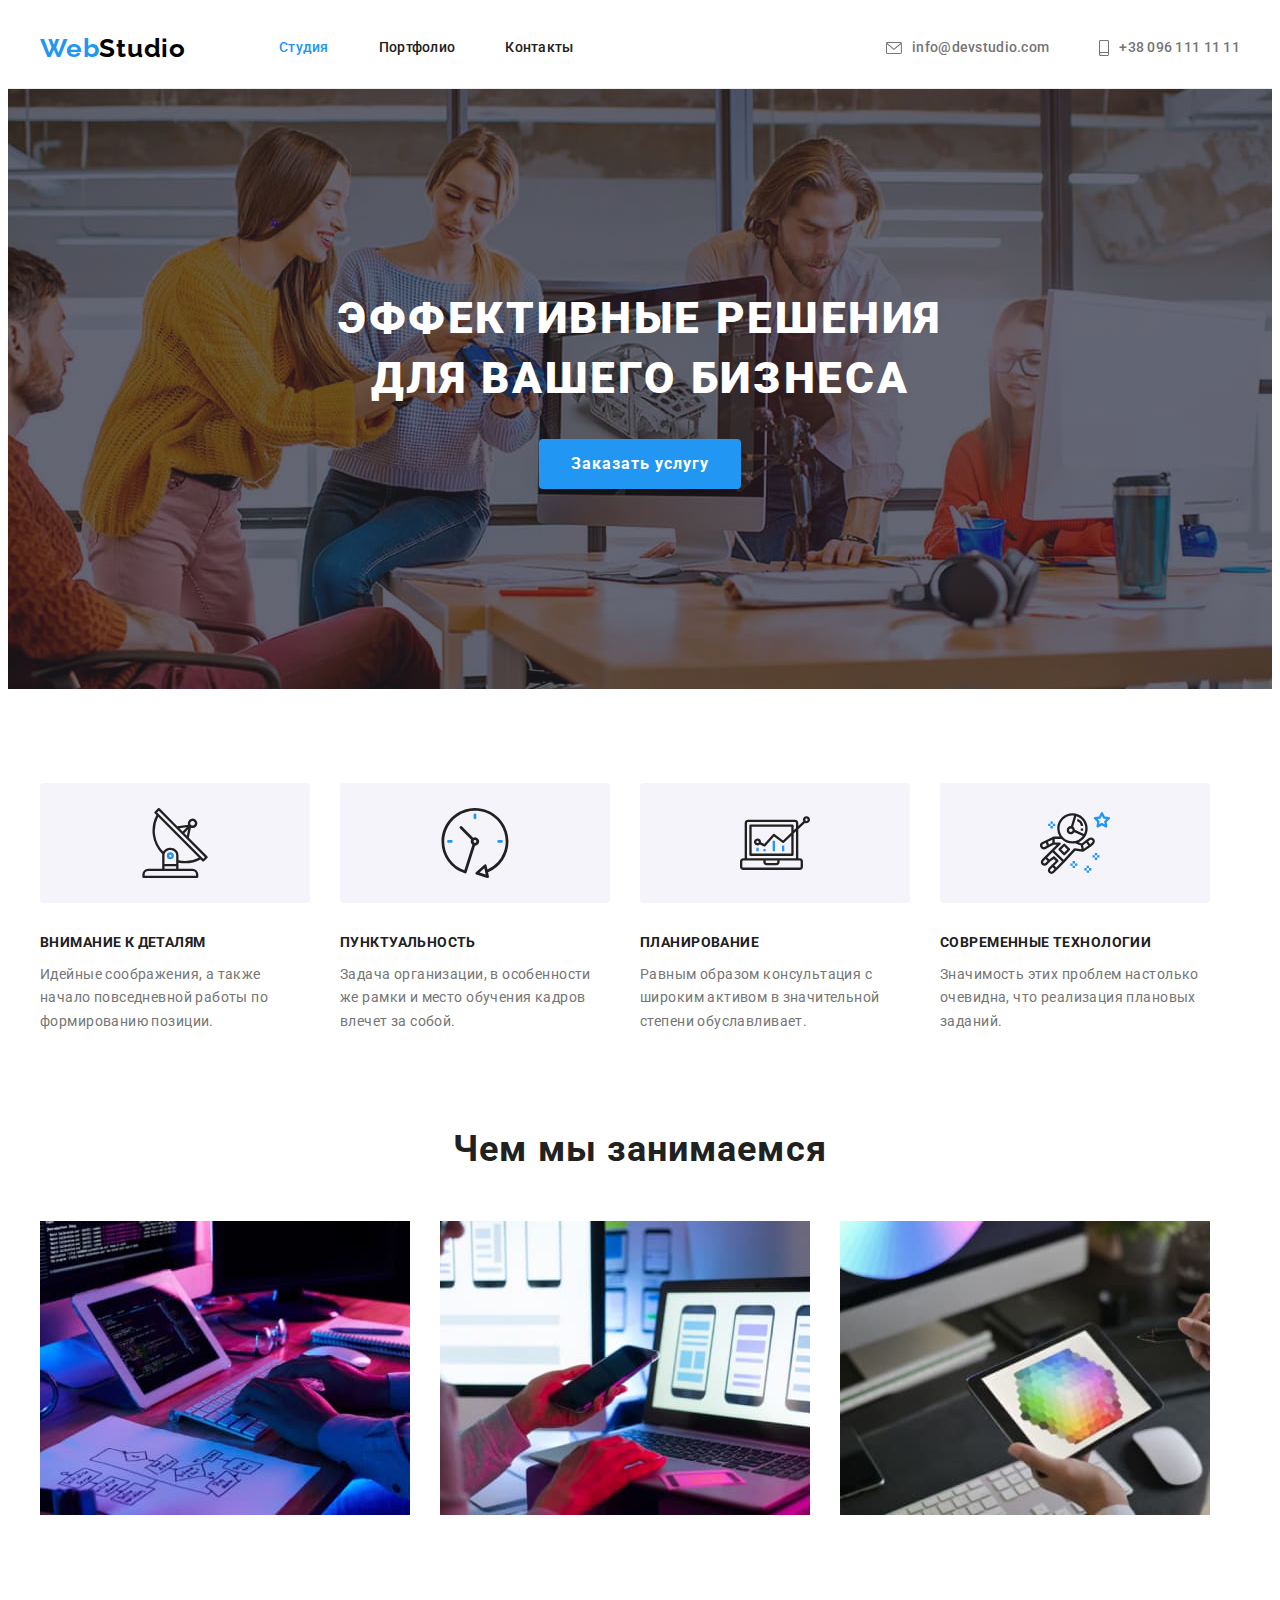
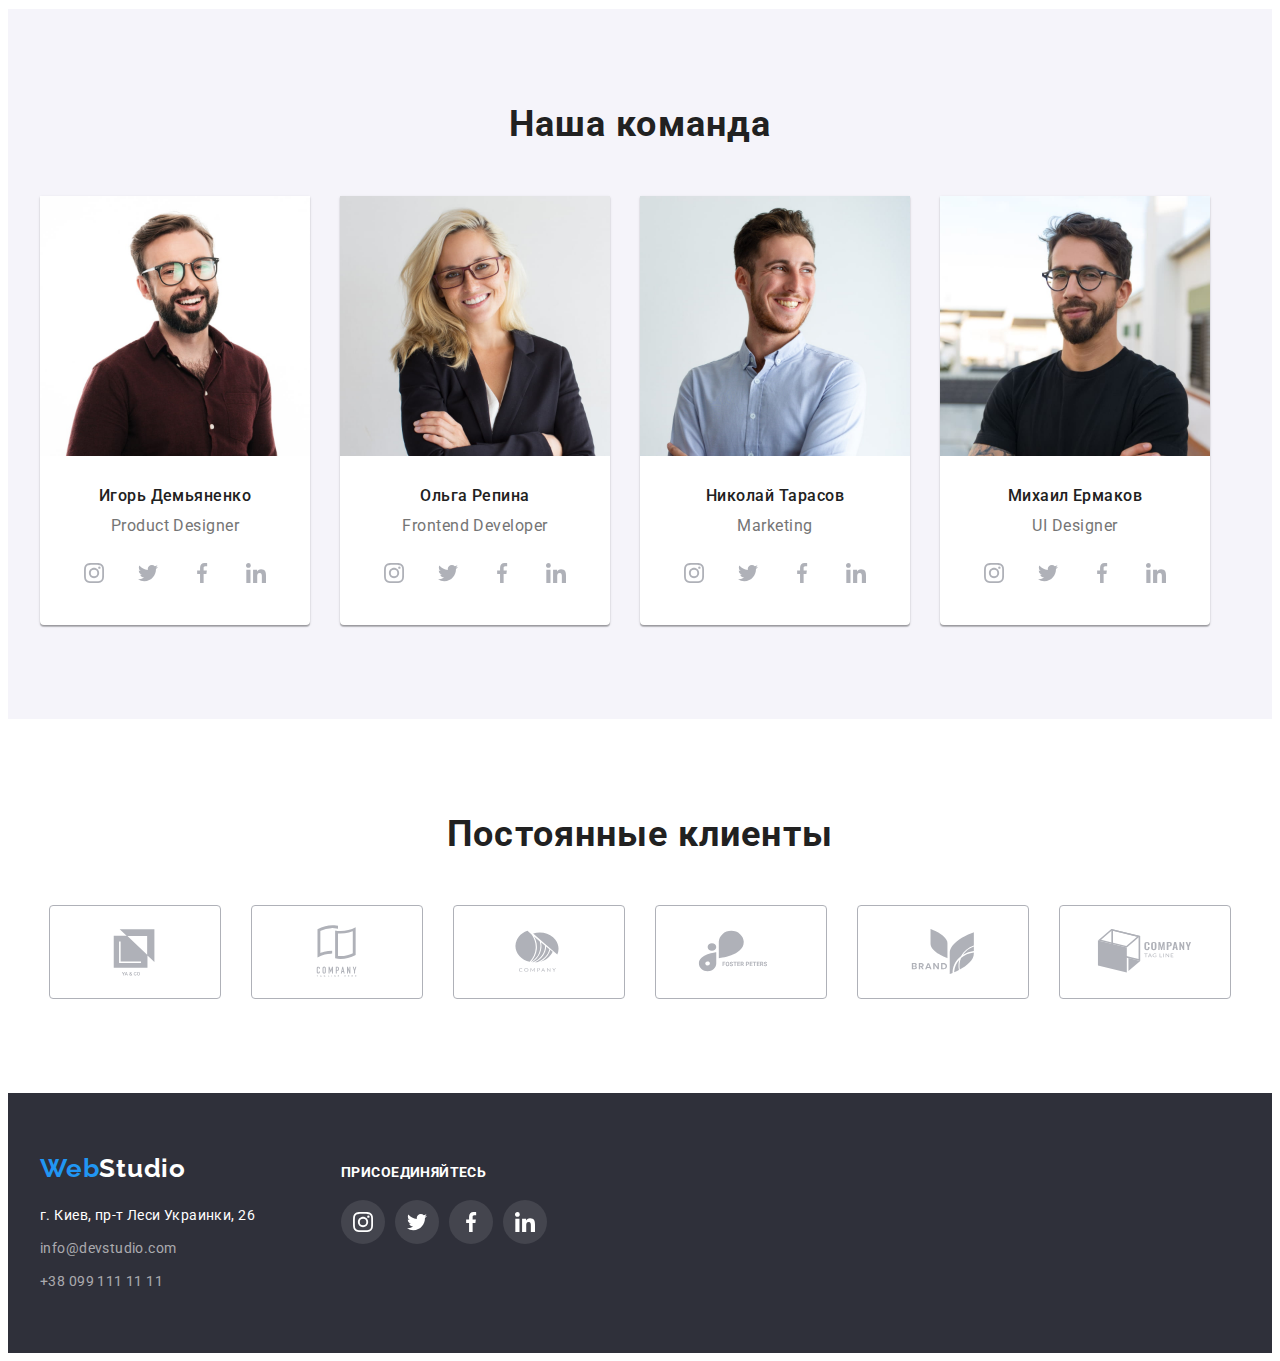
<file: index.html>
<!DOCTYPE html>
<html lang="ru">
  <head>
    <meta charset="UTF-8" />
    <meta http-equiv="X-UA-Compatible" content="IE=edge" />
    <meta name="viewport" content="width=device-width, initial-scale=1.0" />
    <title>WebStudio</title>
    <link rel="preconnect" href="https://fonts.googleapis.com" />
    <link rel="preconnect" href="https://fonts.gstatic.com" crossorigin />
    <link
      href="https://fonts.googleapis.com/css2?family=Raleway:wght@700&family=Roboto:wght@400;500;700;900&display=swap"
      rel="stylesheet"
    />
    <link
      rel="stylesheet"
      href="https://cdnjs.cloudflare.com/ajax/libs/modern-normalize/1.1.0/modern-normalize.min.css"
      integrity="sha512-wpPYUAdjBVSE4KJnH1VR1HeZfpl1ub8YT/NKx4PuQ5NmX2tKuGu6U/JRp5y+Y8XG2tV+wKQpNHVUX03MfMFn9Q=="
      crossorigin="anonymous"
      referrerpolicy="no-referrer"
    />
    <link rel="stylesheet" href="./css/styles.css" />
  </head>
  <body>
    <!-- Header section -->
    <header class="header">
      <div class="container main-nav">
        <a class="logo" href="./index.html">Web<span class="logo-studio">Studio</span></a>
        <nav class="header-nav">
          <ul class="header-list">
            <li class="header-item">
              <a class="header-link-active" href="./index.html">Студия</a>
            </li>
            <li class="header-item">
              <a class="header-link" href="./portfolio.html">Портфолио</a>
            </li>
            <li class="header-item">
              <a class="header-link" href="#">Контакты</a>
            </li>
          </ul>
        </nav>
        <ul class="contacts-list">
          <li class="contacts-item">
            <a class="contacts-mail" href="mailto:info@devstudio.com"
              ><svg class="contacts-icon" width="16" height="12">
                <use href="./images/icons.svg#envelope"></use></svg
              >info@devstudio.com</a
            >
          </li>
          <li class="contacts-item">
            <a class="contacts-phone" href="tel:+380961111111"
              ><svg class="contacts-icon" width="10" height="16">
                <use href="./images/icons.svg#smartphone"></use></svg
              >+38 096 111 11 11</a
            >
          </li>
        </ul>
      </div>
    </header>
    <!-- Main section -->
    <main>
      <!-- Hero section -->
      <section class="hero">
        <div class="container">
          <h1 class="main-title">Эффективные решения для вашего бизнеса</h1>
          <button class="hero-btn" type="button">Заказать услугу</button>
        </div>
      </section>
      <!-- Features section -->
      <section class="features">
        <div class="container">
          <h2 class="visually-hidden">Особенности</h2>
          <ul class="features-list">
            <li class="features-item">
              <div class="features-link link">
                <svg class="features-icon" width="70" height="70">
                  <use href="./images/icons.svg#antenna"></use>
                </svg>
              </div>
              <h3 class="features-subtitle">Внимание к деталям</h3>
              <p class="features-desc">
                Идейные соображения, а также начало повседневной работы по формированию позиции.
              </p>
            </li>
            <li class="features-item">
              <div class="features-link link">
                <svg class="features-icon" width="70" height="70">
                  <use href="./images/icons.svg#clock"></use>
                </svg>
              </div>
              <h3 class="features-subtitle">Пунктуальность</h3>
              <p class="features-desc">
                Задача организации, в особенности же рамки и место обучения кадров влечет за собой.
              </p>
            </li>
            <li class="features-item">
              <div class="features-link link">
                <svg class="features-icon" width="70" height="70">
                  <use href="./images/icons.svg#diagram"></use>
                </svg>
              </div>
              <h3 class="features-subtitle">Планирование</h3>
              <p class="features-desc">
                Равным образом консультация с широким активом в значительной степени обуславливает.
              </p>
            </li>
            <li class="features-item">
              <div class="features-link link">
                <svg class="features-icon" width="70" height="70">
                  <use href="./images/icons.svg#astronaut"></use>
                </svg>
              </div>
              <h3 class="features-subtitle">Современные технологии</h3>
              <p class="features-desc">
                Значимость этих проблем настолько очевидна, что реализация плановых заданий.
              </p>
            </li>
          </ul>
        </div>
      </section>
      <!-- About section -->
      <section class="about">
        <div class="container">
          <h2 class="about-title">Чем мы занимаемся</h2>
          <ul class="about-list">
            <li class="about-item">
              <img
                class="about-img"
                src="./images/main/img.jpg"
                alt="Программирование"
                width="370"
                height="294"
              />
            </li>
            <li class="about-item">
              <img
                class="about-img"
                src="./images/main/box2.jpg"
                alt="Макетирование"
                width="370"
                height="294"
              />
            </li>
            <li class="about-item">
              <img
                class="about-img"
                src="./images/main/box3.jpg"
                alt="Цветовая гамма"
                width="370"
                height="294"
              />
            </li>
          </ul>
        </div>
      </section>
      <!-- Team section -->
      <section class="team">
        <div class="container">
          <h2 class="team-title">Наша команда</h2>
          <ul class="team-list">
            <li class="team-item">
              <img
                class="team-img"
                src="./images/main/img4.jpg"
                alt="Игорь Демьяненко"
                width="270"
                height="260"
              />
              <div class="team-text">
                <h3 class="team-subtitle">Игорь Демьяненко</h3>
                <p class="team-desc">Product Designer</p>
                <ul class="socials list">
                  <li class="socials-item">
                    <a
                      class="socials-link link"
                      href=""
                      target="_blank"
                      rel="noopener noreferrer"
                      aria-label="instagram"
                    >
                      <svg class="socials-icon" width="20" height="20">
                        <use href="./images/icons.svg#instagram"></use>
                      </svg>
                    </a>
                  </li>
                  <li class="socials-item">
                    <a
                      class="socials-link link"
                      href=""
                      target="_blank"
                      rel="noopener noreferrer"
                      aria-label="twitter"
                    >
                      <svg class="socials-icon" width="20" height="20">
                        <use href="./images/icons.svg#twitter"></use>
                      </svg>
                    </a>
                  </li>
                  <li class="socials-item">
                    <a
                      class="socials-link link"
                      href=""
                      target="_blank"
                      rel="noopener noreferrer"
                      aria-label="facebook"
                    >
                      <svg class="socials-icon" width="20" height="20">
                        <use href="./images/icons.svg#facebook"></use>
                      </svg>
                    </a>
                  </li>
                  <li class="socials-item">
                    <a
                      class="socials-link link"
                      href=""
                      target="_blank"
                      rel="noopener noreferrer"
                      aria-label="linkedin"
                    >
                      <svg class="socials-icon" width="20" height="20">
                        <use href="./images/icons.svg#linkedin"></use>
                      </svg>
                    </a>
                  </li>
                </ul>
              </div>
            </li>
            <li class="team-item">
              <img
                class="team-img"
                src="./images/main/img1.jpg"
                alt="Ольга Репина"
                width="270"
                height="260"
              />
              <div class="team-text">
                <h3 class="team-subtitle">Ольга Репина</h3>
                <p class="team-desc">Frontend Developer</p>
                <ul class="socials list">
                  <li class="socials-item">
                    <a
                      class="socials-link link"
                      href=""
                      target="_blank"
                      rel="noopener noreferrer"
                      aria-label="instagram"
                    >
                      <svg class="socials-icon" width="20" height="20">
                        <use href="./images/icons.svg#instagram"></use>
                      </svg>
                    </a>
                  </li>
                  <li class="socials-item">
                    <a
                      class="socials-link link"
                      href=""
                      target="_blank"
                      rel="noopener noreferrer"
                      aria-label="twitter"
                    >
                      <svg class="socials-icon" width="20" height="20">
                        <use href="./images/icons.svg#twitter"></use>
                      </svg>
                    </a>
                  </li>
                  <li class="socials-item">
                    <a
                      class="socials-link link"
                      href=""
                      target="_blank"
                      rel="noopener noreferrer"
                      aria-label="facebook"
                    >
                      <svg class="socials-icon" width="20" height="20">
                        <use href="./images/icons.svg#facebook"></use>
                      </svg>
                    </a>
                  </li>
                  <li class="socials-item">
                    <a
                      class="socials-link link"
                      href=""
                      target="_blank"
                      rel="noopener noreferrer"
                      aria-label="linkedin"
                    >
                      <svg class="socials-icon" width="20" height="20">
                        <use href="./images/icons.svg#linkedin"></use>
                      </svg>
                    </a>
                  </li>
                </ul>
              </div>
            </li>
            <li class="team-item">
              <img
                class="team-img"
                src="./images/main/img2.jpg"
                alt="Николай Тарасов"
                width="270"
                height="260"
              />
              <div class="team-text">
                <h3 class="team-subtitle">Николай Тарасов</h3>
                <p class="team-desc">Marketing</p>
                <ul class="socials list">
                  <li class="socials-item">
                    <a
                      class="socials-link link"
                      href=""
                      target="_blank"
                      rel="noopener noreferrer"
                      aria-label="instagram"
                    >
                      <svg class="socials-icon" width="20" height="20">
                        <use href="./images/icons.svg#instagram"></use>
                      </svg>
                    </a>
                  </li>
                  <li class="socials-item">
                    <a
                      class="socials-link link"
                      href=""
                      target="_blank"
                      rel="noopener noreferrer"
                      aria-label="twitter"
                    >
                      <svg class="socials-icon" width="20" height="20">
                        <use href="./images/icons.svg#twitter"></use>
                      </svg>
                    </a>
                  </li>
                  <li class="socials-item">
                    <a
                      class="socials-link link"
                      href=""
                      target="_blank"
                      rel="noopener noreferrer"
                      aria-label="facebook"
                    >
                      <svg class="socials-icon" width="20" height="20">
                        <use href="./images/icons.svg#facebook"></use>
                      </svg>
                    </a>
                  </li>
                  <li class="socials-item">
                    <a
                      class="socials-link link"
                      href=""
                      target="_blank"
                      rel="noopener noreferrer"
                      aria-label="linkedin"
                    >
                      <svg class="socials-icon" width="20" height="20">
                        <use href="./images/icons.svg#linkedin"></use>
                      </svg>
                    </a>
                  </li>
                </ul>
              </div>
            </li>
            <li class="team-item">
              <img
                class="team-img"
                src="./images/main/img3.jpg"
                alt="Михаил Ермаков"
                width="270"
                height="260"
              />
              <div class="team-text">
                <h3 class="team-subtitle">Михаил Ермаков</h3>
                <p class="team-desc">UI Designer</p>
                <ul class="socials list">
                  <li class="socials-item">
                    <a
                      class="socials-link link"
                      href=""
                      target="_blank"
                      rel="noopener noreferrer"
                      aria-label="instagram"
                    >
                      <svg class="socials-icon" width="20" height="20">
                        <use href="./images/icons.svg#instagram"></use>
                      </svg>
                    </a>
                  </li>
                  <li class="socials-item">
                    <a
                      class="socials-link link"
                      href=""
                      target="_blank"
                      rel="noopener noreferrer"
                      aria-label="twitter"
                    >
                      <svg class="socials-icon" width="20" height="20">
                        <use href="./images/icons.svg#twitter"></use>
                      </svg>
                    </a>
                  </li>
                  <li class="socials-item">
                    <a
                      class="socials-link link"
                      href=""
                      target="_blank"
                      rel="noopener noreferrer"
                      aria-label="facebook"
                    >
                      <svg class="socials-icon" width="20" height="20">
                        <use href="./images/icons.svg#facebook"></use>
                      </svg>
                    </a>
                  </li>
                  <li class="socials-item">
                    <a
                      class="socials-link link"
                      href=""
                      target="_blank"
                      rel="noopener noreferrer"
                      aria-label="linkedin"
                    >
                      <svg class="socials-icon" width="20" height="20">
                        <use href="./images/icons.svg#linkedin"></use>
                      </svg>
                    </a>
                  </li>
                </ul>
              </div>
            </li>
          </ul>
        </div>
      </section>
      <!-- Clients section -->
      <section class="clients">
        <div class="container">
          <h2 class="clients-title">Постоянные клиенты</h2>
          <ul class="clients-list list">
            <li class="clients-item">
              <a
                class="clients-link link"
                href=""
                target="_blank"
                rel="noopener noreferrer"
                aria-label="Logo1"
              >
                <svg class="clients-icon" width="106" height="60">
                  <use href="./images/icons.svg#Logo1"></use>
                </svg>
              </a>
            </li>
            <li class="clients-item">
              <a
                class="clients-link link"
                href=""
                target="_blank"
                rel="noopener noreferrer"
                aria-label="Logo2"
              >
                <svg class="clients-icon" width="106" height="60">
                  <use href="./images/icons.svg#Logo2"></use>
                </svg>
              </a>
            </li>
            <li class="clients-item">
              <a
                class="clients-link link"
                href=""
                target="_blank"
                rel="noopener noreferrer"
                aria-label="Logo3"
              >
                <svg class="clients-icon" width="106" height="60">
                  <use href="./images/icons.svg#Logo3"></use>
                </svg>
              </a>
            </li>
            <li class="clients-item">
              <a
                class="clients-link link"
                href=""
                target="_blank"
                rel="noopener noreferrer"
                aria-label="Logo4"
              >
                <svg class="clients-icon" width="106" height="60">
                  <use href="./images/icons.svg#Logo4"></use>
                </svg>
              </a>
            </li>
            <li class="clients-item">
              <a
                class="clients-link link"
                href=""
                target="_blank"
                rel="noopener noreferrer"
                aria-label="Logo5"
              >
                <svg class="clients-icon" width="106" height="60">
                  <use href="./images/icons.svg#Logo5"></use>
                </svg>
              </a>
            </li>
            <li class="clients-item">
              <a
                class="clients-link link"
                href=""
                target="_blank"
                rel="noopener noreferrer"
                aria-label="Logo6"
              >
                <svg class="clients-icon" width="106" height="60">
                  <use href="./images/icons.svg#Logo6"></use>
                </svg>
              </a>
            </li>
          </ul>
        </div>
      </section>
    </main>
    <!-- Footer section -->
    <footer class="footer">
      <div class="footer-container container">
        <div class="address-container">
          <a class="footer-logo" href="./index.html"
            >Web<span class="footer-logo-studio">Studio</span></a
          >
          <address class="footer-address">
            <ul class="footer-list">
              <li class="footer-item">
                <a
                  class="footer-map"
                  href="https://goo.gl/maps/7ycRSMkdSKVbWAqV6"
                  target="_blank"
                  rel="noopener noreferrer"
                  >г. Киев, пр-т Леси Украинки, 26
                </a>
              </li>
              <li class="footer-item">
                <a class="footer-mail" href="mailto:info@devstudio.com">info@devstudio.com</a>
              </li>
              <li class="footer-item">
                <a class="footer-phone" href="tel:+380991111111">+38 099 111 11 11</a>
              </li>
            </ul>
          </address>
        </div>
        <div class="socials-container">
          <p class="footer-title">присоединяйтесь</p>
          <ul class="footer-socials list">
            <li class="footer-item">
              <a
                class="footer-link link"
                href=""
                target="_blank"
                rel="noopener noreferrer"
                aria-label="instagram"
              >
                <svg class="footer-icon" width="20" height="20">
                  <use href="./images/icons.svg#instagram"></use>
                </svg>
              </a>
            </li>
            <li class="footer-item">
              <a
                class="footer-link link"
                href=""
                target="_blank"
                rel="noopener noreferrer"
                aria-label="twitter"
              >
                <svg class="footer-icon" width="20" height="20">
                  <use href="./images/icons.svg#twitter"></use>
                </svg>
              </a>
            </li>
            <li class="footer-item">
              <a
                class="footer-link link"
                href=""
                target="_blank"
                rel="noopener noreferrer"
                aria-label="facebook"
              >
                <svg class="footer-icon" width="20" height="20">
                  <use href="./images/icons.svg#facebook"></use>
                </svg>
              </a>
            </li>
            <li class="footer-item">
              <a
                class="footer-link link"
                href=""
                target="_blank"
                rel="noopener noreferrer"
                aria-label="linkedin"
              >
                <svg class="footer-icon" width="20" height="20">
                  <use href="./images/icons.svg#linkedin"></use>
                </svg>
              </a>
            </li>
          </ul>
        </div>
      </div>
    </footer>
  </body>
</html>
</file>
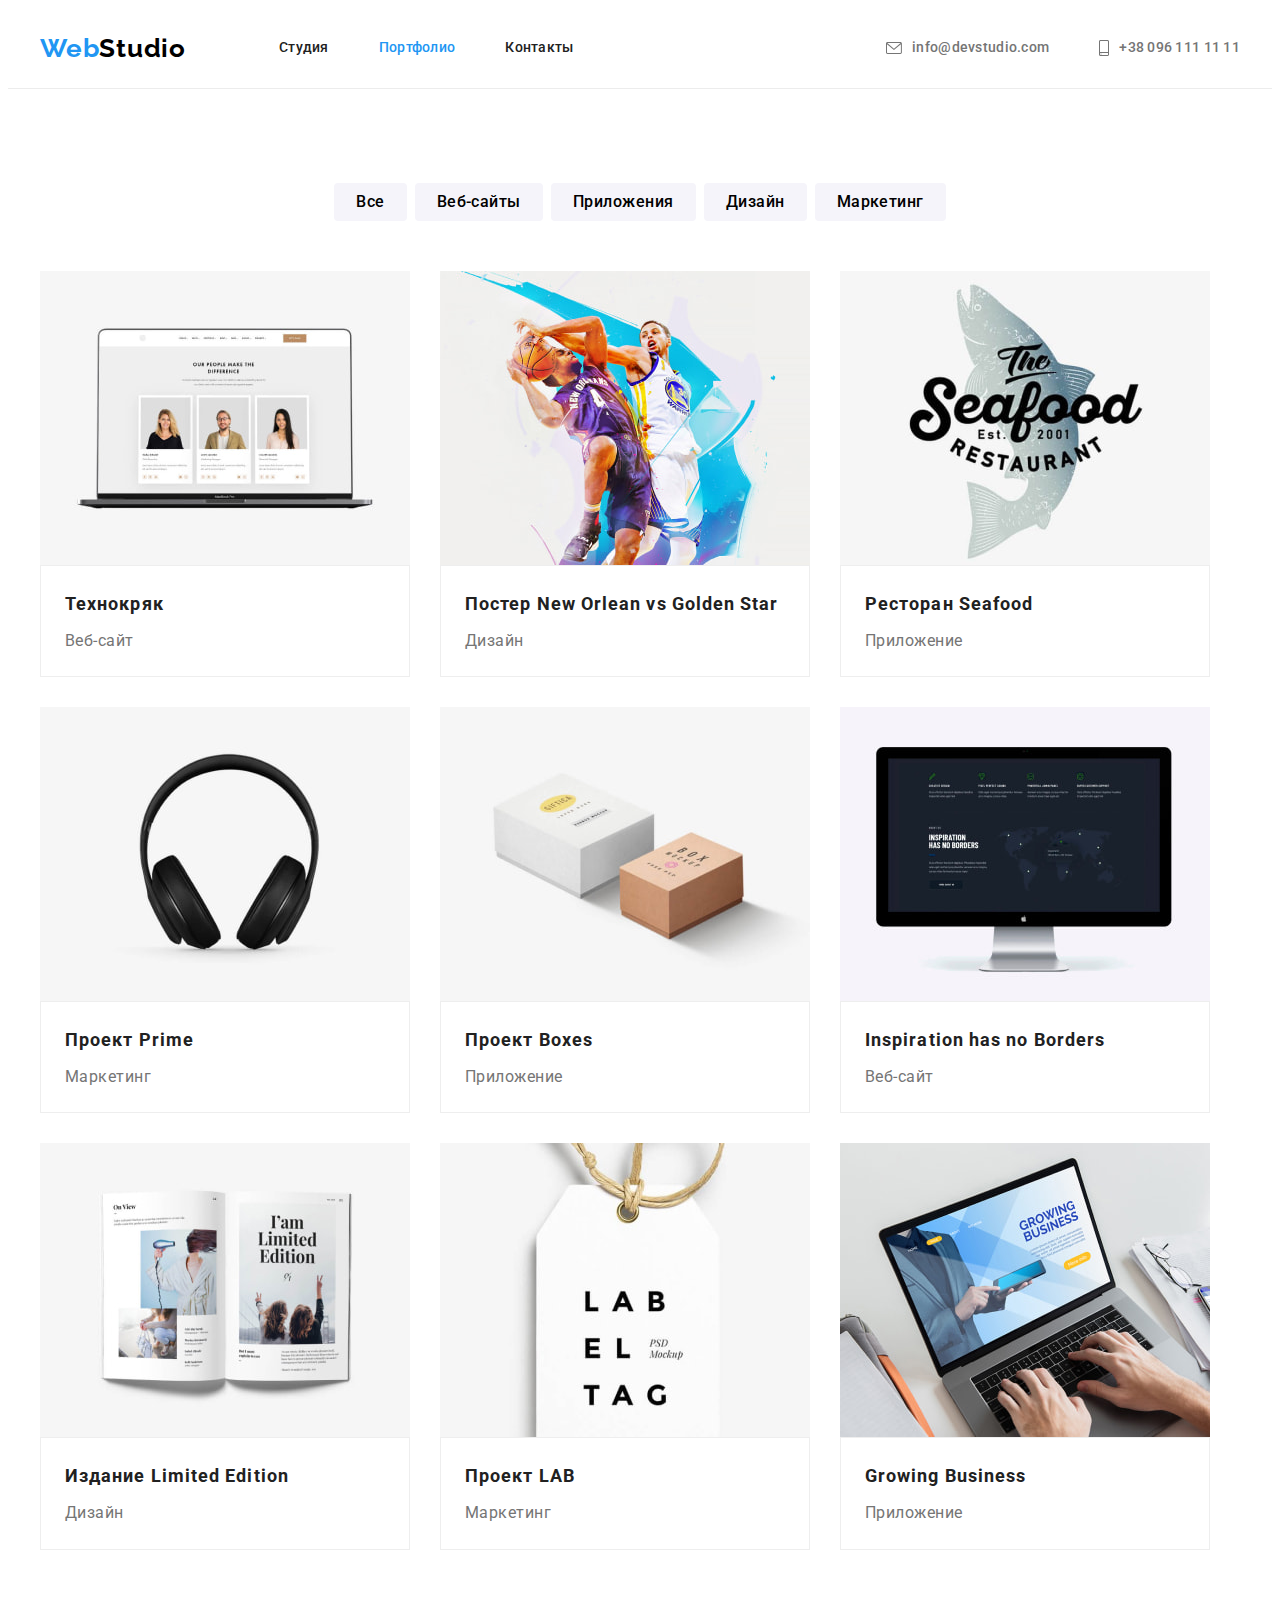
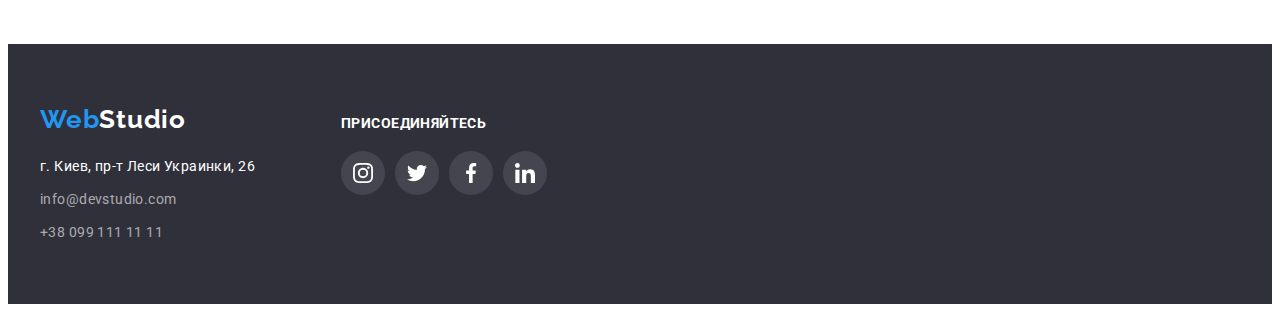
<file: portfolio.html>
<!DOCTYPE html>
<html lang="ru">
  <head>
    <meta charset="UTF-8" />
    <meta http-equiv="X-UA-Compatible" content="IE=edge" />
    <meta name="viewport" content="width=device-width, initial-scale=1.0" />
    <title>WebStudio</title>
    <link rel="preconnect" href="https://fonts.googleapis.com" />
    <link rel="preconnect" href="https://fonts.gstatic.com" crossorigin />
    <link
      href="https://fonts.googleapis.com/css2?family=Raleway:wght@700&family=Roboto:wght@400;500;700;900&display=swap"
      rel="stylesheet"
    />
    <link
      rel="stylesheet"
      href="https://cdnjs.cloudflare.com/ajax/libs/modern-normalize/1.1.0/modern-normalize.min.css"
      integrity="sha512-wpPYUAdjBVSE4KJnH1VR1HeZfpl1ub8YT/NKx4PuQ5NmX2tKuGu6U/JRp5y+Y8XG2tV+wKQpNHVUX03MfMFn9Q=="
      crossorigin="anonymous"
      referrerpolicy="no-referrer"
    />
    <link rel="stylesheet" href="./css/styles.css" />
  </head>
  <body>
    <!-- Header section -->
    <header class="header">
      <div class="container main-nav">
        <a class="logo" href="./index.html">Web<span class="logo-studio">Studio</span></a>
        <nav class="header-nav">
          <ul class="header-list">
            <li class="header-item">
              <a class="header-link" href="./index.html">Студия</a>
            </li>
            <li class="header-item">
              <a class="header-link-active" href="./portfolio.html">Портфолио</a>
            </li>
            <li class="header-item">
              <a class="header-link" href="#">Контакты</a>
            </li>
          </ul>
        </nav>
        <ul class="contacts-list">
          <li class="contacts-item">
            <a class="contacts-mail" href="mailto:info@devstudio.com"
              ><svg class="contacts-icon" width="16" height="12">
                <use href="./images/icons.svg#envelope"></use></svg
              >info@devstudio.com</a
            >
          </li>
          <li class="contacts-item">
            <a class="contacts-phone" href="tel:+380961111111"
              ><svg class="contacts-icon" width="10" height="16">
                <use href="./images/icons.svg#smartphone"></use></svg
              >+38 096 111 11 11</a
            >
          </li>
        </ul>
      </div>
    </header>
    <!-- Portfolio section -->
    <main class="main-portfolio">
      <h1 class="visually-hidden">Портфолио</h1>
      <!-- Filters section -->
      <section class="filter">
        <div class="container">
          <ul class="filter-list">
            <li>
              <button class="btn" type="button">Все</button>
            </li>
            <li>
              <button class="btn" type="button">Веб-сайты</button>
            </li>
            <li>
              <button class="btn" type="button">Приложения</button>
            </li>
            <li>
              <button class="btn" type="button">Дизайн</button>
            </li>
            <li>
              <button class="btn" type="button">Маркетинг</button>
            </li>
          </ul>

          <!-- Project section -->

          <ul class="project-list">
            <li class="project-item">
              <a class="project-link link" href="">
                <img
                  class="project-img"
                  src="./images/main/project1.jpg"
                  alt="Ноутбук"
                  width="370"
                  height="294"
                />
                <div class="project-text">
                  <h2 class="project-subtitle">Технокряк</h2>
                  <p class="project-desc">Веб-сайт</p>
                </div>
              </a>
            </li>
            <li class="project-item">
              <a class="project-link link" href="">
                <img
                  class="project-img"
                  src="./images/main/project2.jpg"
                  alt="Постер"
                  width="370"
                  height="294"
                />
                <div class="project-text">
                  <h2 class="project-subtitle">Постер New Orlean vs Golden Star</h2>
                  <p class="project-desc">Дизайн</p>
                </div>
              </a>
            </li>
            <li class="project-item">
              <a class="project-link link" href="">
                <img
                  class="project-img"
                  src="./images/main/project3.jpg"
                  alt="Рыба"
                  width="370"
                  height="294"
                />
                <div class="project-text">
                  <h2 class="project-subtitle">Ресторан Seafood</h2>
                  <p class="project-desc">Приложение</p>
                </div>
              </a>
            </li>
            <li class="project-item">
              <a class="project-link link" href="">
                <img
                  class="project-img"
                  src="./images/main/project4.jpg"
                  alt="Наушники"
                  width="370"
                  height="294"
                />
                <div class="project-text">
                  <h2 class="project-subtitle">Проект Prime</h2>
                  <p class="project-desc">Маркетинг</p>
                </div>
              </a>
            </li>
            <li class="project-item">
              <a class="project-link link" href="">
                <img
                  class="project-img"
                  src="./images/main/project5.jpg"
                  alt="Коробки"
                  width="370"
                  height="294"
                />
                <div class="project-text">
                  <h2 class="project-subtitle">Проект Boxes</h2>
                  <p class="project-desc">Приложение</p>
                </div>
              </a>
            </li>
            <li class="project-item">
              <a class="project-link link" href="">
                <img
                  class="project-img"
                  src="./images/main/project6.jpg"
                  alt="Монитор"
                  width="370"
                  height="294"
                />
                <div class="project-text">
                  <h2 class="project-subtitle">Inspiration has no Borders</h2>
                  <p class="project-desc">Веб-сайт</p>
                </div>
              </a>
            </li>
            <li class="project-item">
              <a class="project-link link" href="">
                <img
                  class="project-img"
                  src="./images/main/project7.jpg"
                  alt="Книга"
                  width="370"
                  height="294"
                />
                <div class="project-text">
                  <h2 class="project-subtitle">Издание Limited Edition</h2>
                  <p class="project-desc">Дизайн</p>
                </div>
              </a>
            </li>
            <li class="project-item">
              <a class="project-link link" href="">
                <img
                  class="project-img"
                  src="./images/main/project8.jpg"
                  alt="Лейба"
                  width="370"
                  height="294"
                />
                <div class="project-text">
                  <h2 class="project-subtitle">Проект LAB</h2>
                  <p class="project-desc">Маркетинг</p>
                </div>
              </a>
            </li>
            <li class="project-item">
              <a class="project-link link" href="">
                <img
                  class="project-img"
                  src="./images/main/project9.jpg"
                  alt="Ноутбук на рабочем столе"
                  width="370"
                  height="294"
                />
                <div class="project-text">
                  <h2 class="project-subtitle">Growing Business</h2>
                  <p class="project-desc">Приложение</p>
                </div>
              </a>
            </li>
          </ul>
        </div>
      </section>
    </main>
    <!-- Footer section -->
    <footer class="footer">
      <div class="footer-container container">
        <div class="address-container">
          <a class="footer-logo" href="./index.html"
            >Web<span class="footer-logo-studio">Studio</span></a
          >
          <address class="footer-address">
            <ul class="footer-list">
              <li class="footer-item">
                <a
                  class="footer-map"
                  href="https://goo.gl/maps/7ycRSMkdSKVbWAqV6"
                  target="_blank"
                  rel="noopener noreferrer"
                  >г. Киев, пр-т Леси Украинки, 26
                </a>
              </li>
              <li class="footer-item">
                <a class="footer-mail" href="mailto:info@devstudio.com">info@devstudio.com</a>
              </li>
              <li class="footer-item">
                <a class="footer-phone" href="tel:+380991111111">+38 099 111 11 11</a>
              </li>
            </ul>
          </address>
        </div>
        <div class="socials-container">
          <p class="footer-title">присоединяйтесь</p>
          <ul class="footer-socials list">
            <li class="footer-item">
              <a
                class="footer-link link"
                href=""
                target="_blank"
                rel="noopener noreferrer"
                aria-label="instagram"
              >
                <svg class="footer-icon" width="20" height="20">
                  <use href="./images/icons.svg#instagram"></use>
                </svg>
              </a>
            </li>
            <li class="footer-item">
              <a
                class="footer-link link"
                href=""
                target="_blank"
                rel="noopener noreferrer"
                aria-label="twitter"
              >
                <svg class="footer-icon" width="20" height="20">
                  <use href="./images/icons.svg#twitter"></use>
                </svg>
              </a>
            </li>
            <li class="footer-item">
              <a
                class="footer-link link"
                href=""
                target="_blank"
                rel="noopener noreferrer"
                aria-label="facebook"
              >
                <svg class="footer-icon" width="20" height="20">
                  <use href="./images/icons.svg#facebook"></use>
                </svg>
              </a>
            </li>
            <li class="footer-item">
              <a
                class="footer-link link"
                href=""
                target="_blank"
                rel="noopener noreferrer"
                aria-label="linkedin"
              >
                <svg class="footer-icon" width="20" height="20">
                  <use href="./images/icons.svg#linkedin"></use>
                </svg>
              </a>
            </li>
          </ul>
        </div>
      </div>
    </footer>
  </body>
</html>
</file>
<file: css/styles.css>
:root {
  /* fonts */
  --main-font: 'Roboto', sans-serif;
  --secondary-font: 'Raleway', sans-serif;
  /* Header section */
  --header-line-cl: #ececec;
  --main-txt-cl: #212121;
  --header-contacts-txt-cl: #757575;
  --header-hover-focus-cl: #2196f3;
  --header-logo-txt-cl: #2196f3;
  --header-logo-studio-txt-cl: black;
  /* background colors */
  --header-bg-cl: #ffffff;
  /* Main section */
  /* Hero section */
  /* Hero Text colors */
  --hero-txt-cl: #ffffff;
  --hero-btn-txt-cl: #ffffff;
  /* bg colors */
  --hero-btn-bg-cl: #2196f3;
  --hero-hover-focus-btn-bg-cl: #188ce8;
  --hero-bg-cl: #2f303a;
  /* Features section */
  --features-txt-cl: #757575;
  --features-link-bg-cl: #f5f4fa;
  /* About section */
  /* Team section */
  /* Team Text colors */
  --team-txt-cl: #757575;
  /* Team background colors */
  --team-item-bg-cl: #ffffff;
  --team-bg-cl: #f5f4fa;
  /* socials-icons */
  --socials-icon-cl: #ffffff;
  --socials-link-cl: #afb1b8;
  --socials-link-bg-cl: #2196f3;
  /* clients section */
  --clients-link-cl: #afb1b8;
  --clients-link-bg-cl: #2196f3;
  /* footer */
  /* Text colors */
  --footer-logo-txt-cl: #2196f3;
  --footer-logo-studio-txt-cl: #ffffff;
  --footer-map-txt-cl: #ffffff;
  --footer-mail-phone-txt-cl: rgba(255, 255, 255, 0.6);
  --footer-link-hover-focus: #2196f3;
  --footer-link-txt-cl: #ffffff;
  --footer-txt-cl: #ffffff;
  --footer-bg-cl: #2f303a;
  /* portfolio */
  --portfolio-btn-bg-cl: #f5f4fa;
  --portfolio-btn-txt-hover-focus-cl: #ffffff;
  --portfolio-btn-bg-hover-focus-cl: #2196f3;
  /* Project section */
  --project-subtitle-txt-cl: #212121;
  --project-txt-cl: #757575;
  --project-tet-border: #eeeeee;
}

body {
  font-family: var(--main-font);
  color: var(--main-txt-cl);
  background-color: var(--header-bg-cl);
  font-size: 14px;
  letter-spacing: 0.03em;
}

h1,
h2,
h3,
h4,
h5,
h6,
p {
  margin: 0;
}

ul {
  list-style: none;
  padding: 0;
  margin: 0;
}

img {
  display: block;
  max-width: 100%;
  height: auto;
}

address {
  font-style: normal;
}

section {
  padding-top: 94px;
  padding-bottom: 94px;
}

.list {
  list-style: none;
  padding-left: 0;
  margin: 0;
}

.link {
  text-decoration: none;
  color: inherit;
}

.visually-hidden {
  position: absolute;
  width: 1px;
  height: 1px;
  margin: -1px;
  border: 0;
  padding: 0;

  white-space: nowrap;
  clip-path: inset(100%);
  clip: rect(0 0 0 0);
  overflow: hidden;
}

/* Header section */
.header {
  border-bottom: 1px solid var(--header-line-cl);
}

.header-nav {
  margin-left: 93px;
}

.main-nav {
  display: flex;
  align-items: center;
}

.container {
  width: 1200px;
  margin: 0 auto;
  padding: 0 15px;

  /* outline: 1px dashed red; */
}

.header-list {
  display: flex;
}

.logo {
  font-family: var(--secondary-font);
  text-decoration: none;
  font-weight: 700;
  font-size: 26px;
  line-height: 1.19;
  letter-spacing: 0.03em;
  color: var(--header-logo-txt-cl);

  /* outline: 1px dashed red; */
}
.logo-studio {
  color: var(--header-logo-studio-txt-cl);
}

.header-item:not(:last-child) {
  margin-right: 50px;
}

.header-link {
  display: block;
  padding-top: 32px;
  padding-bottom: 32px;

  text-decoration: none;
  font-weight: 500;
  font-size: 14px;
  line-height: 1.14;
  letter-spacing: 0.02em;
  color: var(--main-txt-cl);
}
.header-link-active {
  display: block;
  padding-top: 32px;
  padding-bottom: 32px;

  text-decoration: none;
  font-weight: 500;
  font-size: 14px;
  line-height: 1.14;
  letter-spacing: 0.02em;
  color: var(--header-hover-focus-cl);
}
.header-link-active {
  display: block;
  padding-top: 32px;
  padding-bottom: 32px;

  text-decoration: none;
  font-weight: 500;
  font-size: 14px;
  line-height: 1.14;
  letter-spacing: 0.02em;
  color: var(--header-hover-focus-cl);
}

.contacts-list {
  display: flex;
  margin-left: auto;
}

.contacts-list .contacts-item + .contacts-item {
  margin-left: 50px;
}

.contacts-mail,
.contacts-phone {
  display: flex;
  padding-top: 32px;
  padding-bottom: 32px;

  align-items: center;
  text-decoration: none;
  font-weight: 500;
  font-size: 14px;
  line-height: 1.14;
  letter-spacing: 0.02em;
  color: var(--header-contacts-txt-cl);
}

.contacts-icon {
  margin-right: 10px;
  fill: currentColor;
}

.footer-map:focus,
.footer-map:hover,
.footer-mail:focus,
.footer-mail:hover,
.footer-phone:focus,
.footer-phone:hover,
.header-link:focus,
.header-link:hover,
.contacts-mail:focus,
.contacts-mail:hover,
.contacts-phone:focus,
.contacts-phone:hover {
  color: var(--header-hover-focus-cl);
}
/* Main section */
/* Hero section */
.hero {
  background: var(--hero-bg-cl);
  padding-top: 200px;
  padding-bottom: 200px;

  max-width: 1600px;
  max-height: 600px;
  margin-left: auto;
  margin-right: auto;
  background-image: linear-gradient(to right, rgba(47, 48, 58, 0.4), rgba(47, 48, 58, 0.4)),
    url(../images/hero/team.jpg);

  background-repeat: no-repeat;
  background-position: center;
  background-size: cover;
}

.main-title {
  margin-left: auto;
  margin-right: auto;
  margin-bottom: 30px;
  width: 696px;
  font-weight: 900;
  font-size: 44px;
  line-height: 1.36;
  text-align: center;
  letter-spacing: 0.06em;
  text-transform: uppercase;
  color: var(--hero-txt-cl);
}
.hero-btn {
  margin: 0 auto;
  padding: 10px 32px;
  font-family: var(--main-font);
  cursor: pointer;
  background: var(--hero-btn-bg-cl);
  box-shadow: 0px 4px 4px rgba(0, 0, 0, 0.15);
  border-radius: 4px;

  font-weight: 700;
  font-size: 16px;
  line-height: 1.9;
  border: none;
  display: flex;
  align-items: center;
  text-align: center;
  letter-spacing: 0.06em;
  color: var(--hero-btn-txt-cl);
}
.hero-btn:focus,
.hero-btn:hover {
  background: var(--hero-hover-focus-btn-bg-cl);
}
/* Features section */

.features {
  padding-top: 94px;
}

.features-link {
  margin-bottom: 30px;
  display: flex;
  align-items: center;
  justify-content: center;

  width: 270px;
  height: 120px;

  background-color: var(--features-link-bg-cl);
  border-radius: 4px;
}

.features-list {
  list-style: none;
  display: flex;

  gap: 30px;
  /* flex-wrap: wrap; для перемещение на другуюсраку  */
}

.features-item {
  width: 270px;
}

.features-subtitle {
  font-weight: 700;
  font-size: 14px;
  line-height: 1.4;
  letter-spacing: 0.03em;
  text-transform: uppercase;
}
.features-desc {
  margin-top: 10px;
  font-size: 14px;
  line-height: 1.7;
  letter-spacing: 0.03em;
  color: var(--features-txt-cl);
}
/* About section */
.about {
  padding-top: 0;
}
.about-list {
  margin-top: 50px;
  list-style: none;
  display: flex;
  gap: 30px;
}
.about-title {
  font-weight: 700;
  font-size: 36px;
  line-height: 1.2;
  text-align: center;
  letter-spacing: 0.03em;
}

.about-item {
  width: 370px;
}

/* Team section */
.team {
  background: var(--team-bg-cl);
}
.team-title {
  font-weight: 700;
  font-size: 36px;
  line-height: 1.2;
  text-align: center;
  letter-spacing: 0.03em;
}
.team-list {
  margin-top: 50px;

  list-style: none;
  display: flex;
  gap: 30px;
}

.team-item {
  width: 270px;
  background: var(--team-item-bg-cl);

  box-shadow: 0px 1px 3px rgba(0, 0, 0, 0.12), 0px 1px 1px rgba(0, 0, 0, 0.14),
    0px 2px 1px rgba(0, 0, 0, 0.2);
  border-radius: 0px 0px 4px 4px;
}

.team-text {
  padding-top: 30px;
  padding-bottom: 30px;
}

.team-subtitle {
  margin-bottom: 10px;

  font-weight: 500;
  font-size: 16px;
  line-height: 1.2;
  text-align: center;
  letter-spacing: 0.03em;
}
.team-desc {
  font-size: 16px;
  line-height: 1.2;
  text-align: center;
  letter-spacing: 0.03em;
  color: var(--team-txt-cl);
}

/* socials-icons */

.socials {
  margin-top: 16px;
  display: flex;
  justify-content: center;
  gap: 10px;
}

.socials-link {
  display: flex;
  align-items: center;
  justify-content: center;

  width: 44px;
  height: 44px;
  color: var(--socials-link-cl);
  border-radius: 50%;
}

.socials-icon {
  fill: currentColor;
}

.socials-link:hover,
.socials-link:focus {
  background-color: var(--socials-link-bg-cl);
}

.socials-link:hover .socials-icon,
.socials-link:focus .socials-icon {
  fill: var(--socials-icon-cl);
}

/* clients section */
.clients-title {
  margin-bottom: 50px;
  font-family: 'Roboto';
  font-weight: 700;
  font-size: 36px;
  line-height: 42px;
  text-align: center;
  letter-spacing: 0.03em;
}
.clients-list {
  display: flex;
  align-items: center;
  justify-content: center;
  gap: 30px;
}

.clients-link {
  display: flex;
  align-items: center;
  justify-content: center;

  width: 170px;
  height: 92px;

  color: var(--clients-link-cl);
  border: 1px solid var(--clients-link-cl);
  border-radius: 4px;
}

.clients-icon {
  fill: currentColor;
}

.clients-link:hover,
.clients-link:focus {
  border-color: var(--clients-link-bg-cl);
}

.clients-link:hover .clients-icon,
.clients-link:focus .clients-icon {
  fill: var(--clients-link-bg-cl);
}

/* Footer section */
.footer {
  background: var(--footer-bg-cl);
  padding-top: 60px;
  padding-bottom: 60px;
}

.footer-container {
  display: flex;
  align-items: baseline;
}

.socials-container {
  margin-left: 70px;
}

.footer-list {
  list-style: none;
}
.footer-logo {
  font-family: var(--secondary-font);
  text-decoration: none;
  font-weight: 700;
  font-size: 26px;
  line-height: 1.2;
  letter-spacing: 0.03em;
  color: var(--footer-logo-txt-cl);
}
.footer-logo-studio {
  color: var(--footer-logo-studio-txt-cl);
}
.footer-address {
  width: 231px;
  margin-top: 20px;
}

.footer-map {
  text-decoration: none;
  font-style: normal;
  font-weight: 400;
  font-size: 14px;
  line-height: 1.7;
  letter-spacing: 0.03em;
  color: var(--footer-map-txt-cl);
}

.footer-address .footer-item:not(:first-child) {
  margin-top: 9px;
}

.footer-mail,
.footer-phone {
  text-decoration: none;
  font-style: normal;
  font-weight: 400;
  font-size: 14px;
  line-height: 1.7;
  letter-spacing: 0.03em;
  color: var(--footer-mail-phone-txt-cl);
}

.footer-socials {
  margin-top: 20px;
  display: flex;
  align-items: center;
  gap: 10px;
}

.footer-title {
  font-family: 'Roboto';
  font-weight: 700;
  font-size: 14px;
  line-height: 16px;
  letter-spacing: 0.03em;
  text-transform: uppercase;

  color: var(--footer-txt-cl);
}

.footer-socials {
  margin-top: 20px;
  display: flex;
  align-items: center;

  gap: 10px;
}

.footer-link {
  display: flex;
  align-items: center;
  justify-content: center;

  width: 44px;
  height: 44px;
  color: var(--footer-link-txt-cl);
  background-color: rgba(255, 255, 255, 0.1);
  border-radius: 50%;
}

.footer-icon {
  fill: currentColor;
}

.footer-link:hover,
.footer-link:focus {
  background-color: var(--footer-link-hover-focus);
}

/* portfolio */
.filter {
  padding-top: 94px;
  padding-bottom: 94px;
}

.filter-list {
  justify-content: center;

  list-style: none;
  display: flex;
  gap: 8px;
}

/* .btn-active {
  padding: 6px 22px;
  font-family: var(--main-font);
  cursor: pointer;
  background: var(--portfolio-btn-bg-hover-focus-cl);
  border-radius: 4px;
  border: none;

  font-weight: 500;
  font-size: 16px;
  line-height: 1.6;
  text-align: center;
  letter-spacing: 0.03em;
  color: var(--portfolio-btn-txt-hover-focus-cl);
} */
.btn {
  padding: 6px 22px;
  font-family: var(--main-font);
  cursor: pointer;
  background: var(--portfolio-btn-bg-cl);
  border-radius: 4px;
  border: none;

  font-weight: 500;
  font-size: 16px;
  line-height: 1.6;
  text-align: center;
  letter-spacing: 0.03em;
}
.btn:focus,
.btn:hover {
  background: var(--portfolio-btn-bg-hover-focus-cl);
  color: var(--portfolio-btn-txt-hover-focus-cl);

  box-shadow: 0px 3px 1px rgba(0, 0, 0, 0.1), 0px 1px 2px rgba(0, 0, 0, 0.08),
    0px 2px 2px rgba(0, 0, 0, 0.12);
}

/* Project section */
.project-list {
  margin-top: 50px;

  display: flex;
  flex-wrap: wrap;
  gap: 30px;
}

.project-item {
  width: 370px;
}

.project-link {
  display: block;
}

.project-link:hover,
.project-link:focus {
  box-shadow: 0px 1px 1px rgba(0, 0, 0, 0.12), 0px 4px 4px rgba(0, 0, 0, 0.06),
    1px 4px 6px rgba(0, 0, 0, 0.16);
}

.project-text {
  border: 1px solid var(--project-tet-border);
  padding: 20px 24px;
}

.project-subtitle {
  font-weight: 700;
  font-size: 18px;
  line-height: 2;
  letter-spacing: 0.06em;
  color: var(--project-subtitle-txt-cl);
}
.project-desc {
  margin-top: 4px;
  font-size: 16px;
  line-height: 1.9;
  letter-spacing: 0.03em;
  color: var(--project-txt-cl);
}
</file>
